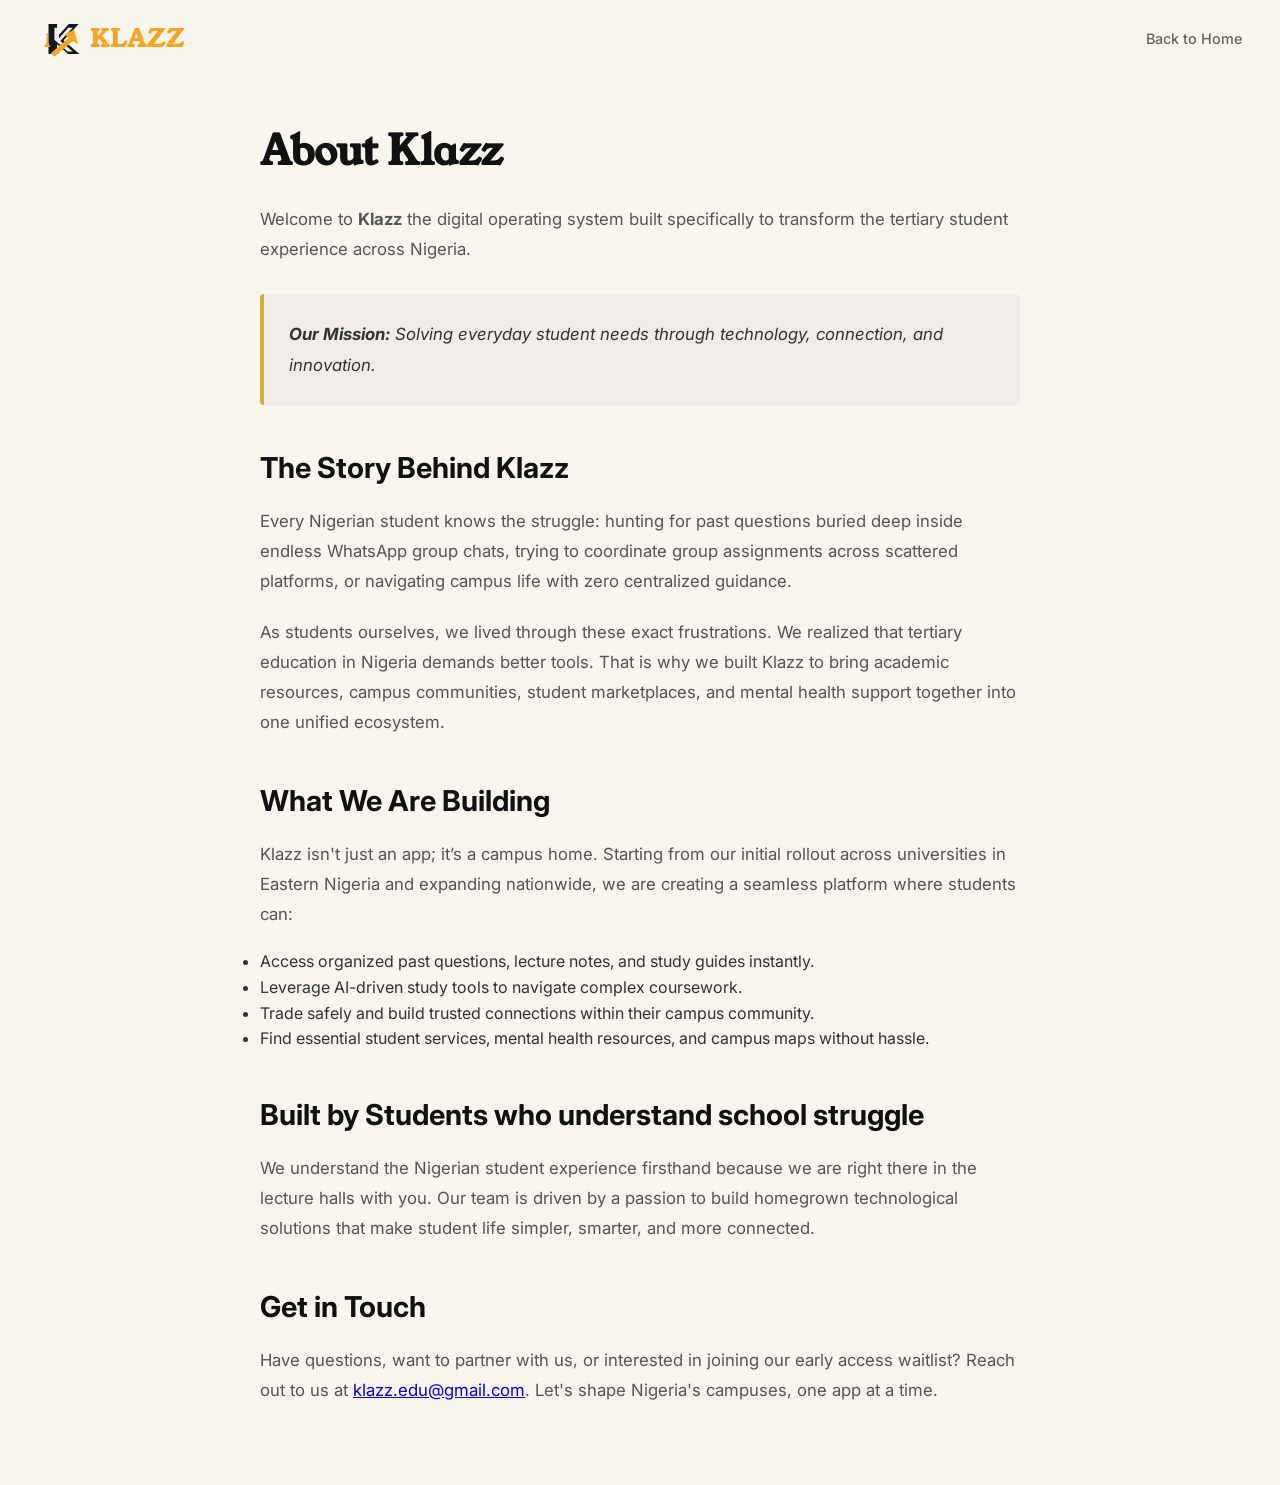
<file: about.html>
<!DOCTYPE html>
<html lang="en">
<head>
  <meta charset="UTF-8" />
  <meta name="viewport" content="width=device-width, initial-scale=1.0" />
  <title>About Us - Klazz</title>
  <link rel="preconnect" href="https://fonts.googleapis.com" />
  <link rel="preconnect" href="https://fonts.gstatic.com" crossorigin />
  <link href="https://fonts.googleapis.com/css2?family=Young+Serif&family=Inter:wght@300;400;500;600&display=swap" rel="stylesheet" />
  <link rel="stylesheet" href="styles.css" />
  <style>
    .about-container { max-width: 800px; margin: 120px auto 80px; padding: 0 20px; color: #333; }
    .about-container h1 { font-family: 'Young Serif', serif; font-size: 2.5rem; margin-bottom: 20px; color: #111; }
    .about-container h2 { font-size: 1.8rem; margin-top: 40px; margin-bottom: 15px; color: #111; }
    .about-container p { line-height: 1.8; margin-bottom: 20px; color: #555; font-size: 1.05rem; }
    .mission-box { background: rgba(0, 0, 0, 0.03); border-left: 4px solid var(--accent-color, #d4af37); padding: 25px; margin: 30px 0; border-radius: 4px; }
    .mission-box p { margin: 0; font-style: italic; color: #333; }
  </style>
</head>
<body>

  <!-- NAVBAR -->
  <nav id="navbar">
    <div class="container nav-inner">
      <a href="index.html" class="nav-logo" aria-label="KLAZZ home">
        <svg class="logo-mark" viewBox="0 0 64 64" role="img" aria-hidden="true" focusable="false">
          <path class="logo-dark" d="M16 9h13v20L47 9h15L39 34l24 21H46L29 40v15H16V9Z" />
          <path class="logo-white" d="M25 15h7v16l14-16h7L34 35l19 16h-8L25 33V15Z" opacity="0.92" />
          <path class="logo-gold" d="M55 18 61 40l-8-5-28 24-6-5 28-24-7-5 15-7Z" />
          <path class="logo-gold" d="M13 23h2v17h-2V23Zm-4 21 5-9 5 9H9Z" />
        </svg>
        <span class="logo-word">KLAZZ</span>
      </a>
      <ul class="nav-links">
        <li><a href="index.html">Back to Home</a></li>
      </ul>
    </div>
  </nav>

  <!-- CONTENT -->
  <div class="about-container">
    <h1>About Klazz</h1>
    <p>Welcome to <strong>Klazz</strong> the digital operating system built specifically to transform the tertiary student experience across Nigeria.</p>

    <div class="mission-box">
      <p><strong>Our Mission:</strong> Solving everyday student needs through technology, connection, and innovation.</p>
    </div>

    <h2>The Story Behind Klazz</h2>
    <p>Every Nigerian student knows the struggle: hunting for past questions buried deep inside endless WhatsApp group chats, trying to coordinate group assignments across scattered platforms, or navigating campus life with zero centralized guidance.</p>
    <p>As students ourselves, we lived through these exact frustrations. We realized that tertiary education in Nigeria demands better tools. That is why we built Klazz to bring academic resources, campus communities, student marketplaces, and mental health support together into one unified ecosystem.</p>

    <h2>What We Are Building</h2>
    <p>Klazz isn't just an app; it’s a campus home. Starting from our initial rollout across universities in Eastern Nigeria and expanding nationwide, we are creating a seamless platform where students can:</p>
    <ul>
      <li>Access organized past questions, lecture notes, and study guides instantly.</li>
      <li>Leverage AI-driven study tools to navigate complex coursework.</li>
      <li>Trade safely and build trusted connections within their campus community.</li>
      <li>Find essential student services, mental health resources, and campus maps without hassle.</li>
    </ul>

    <h2>Built by Students who understand school struggle</h2>
    <p>We understand the Nigerian student experience firsthand because we are right there in the lecture halls with you. Our team is driven by a passion to build homegrown technological solutions that make student life simpler, smarter, and more connected.</p>

    <h2>Get in Touch</h2>
    <p>Have questions, want to partner with us, or interested in joining our early access waitlist? Reach out to us at <a href="mailto:klazz.edu@gmail.com">klazz.edu@gmail.com</a>. Let's shape Nigeria's campuses, one app at a time.</p>
  </div>

</body>
</html>
</file>
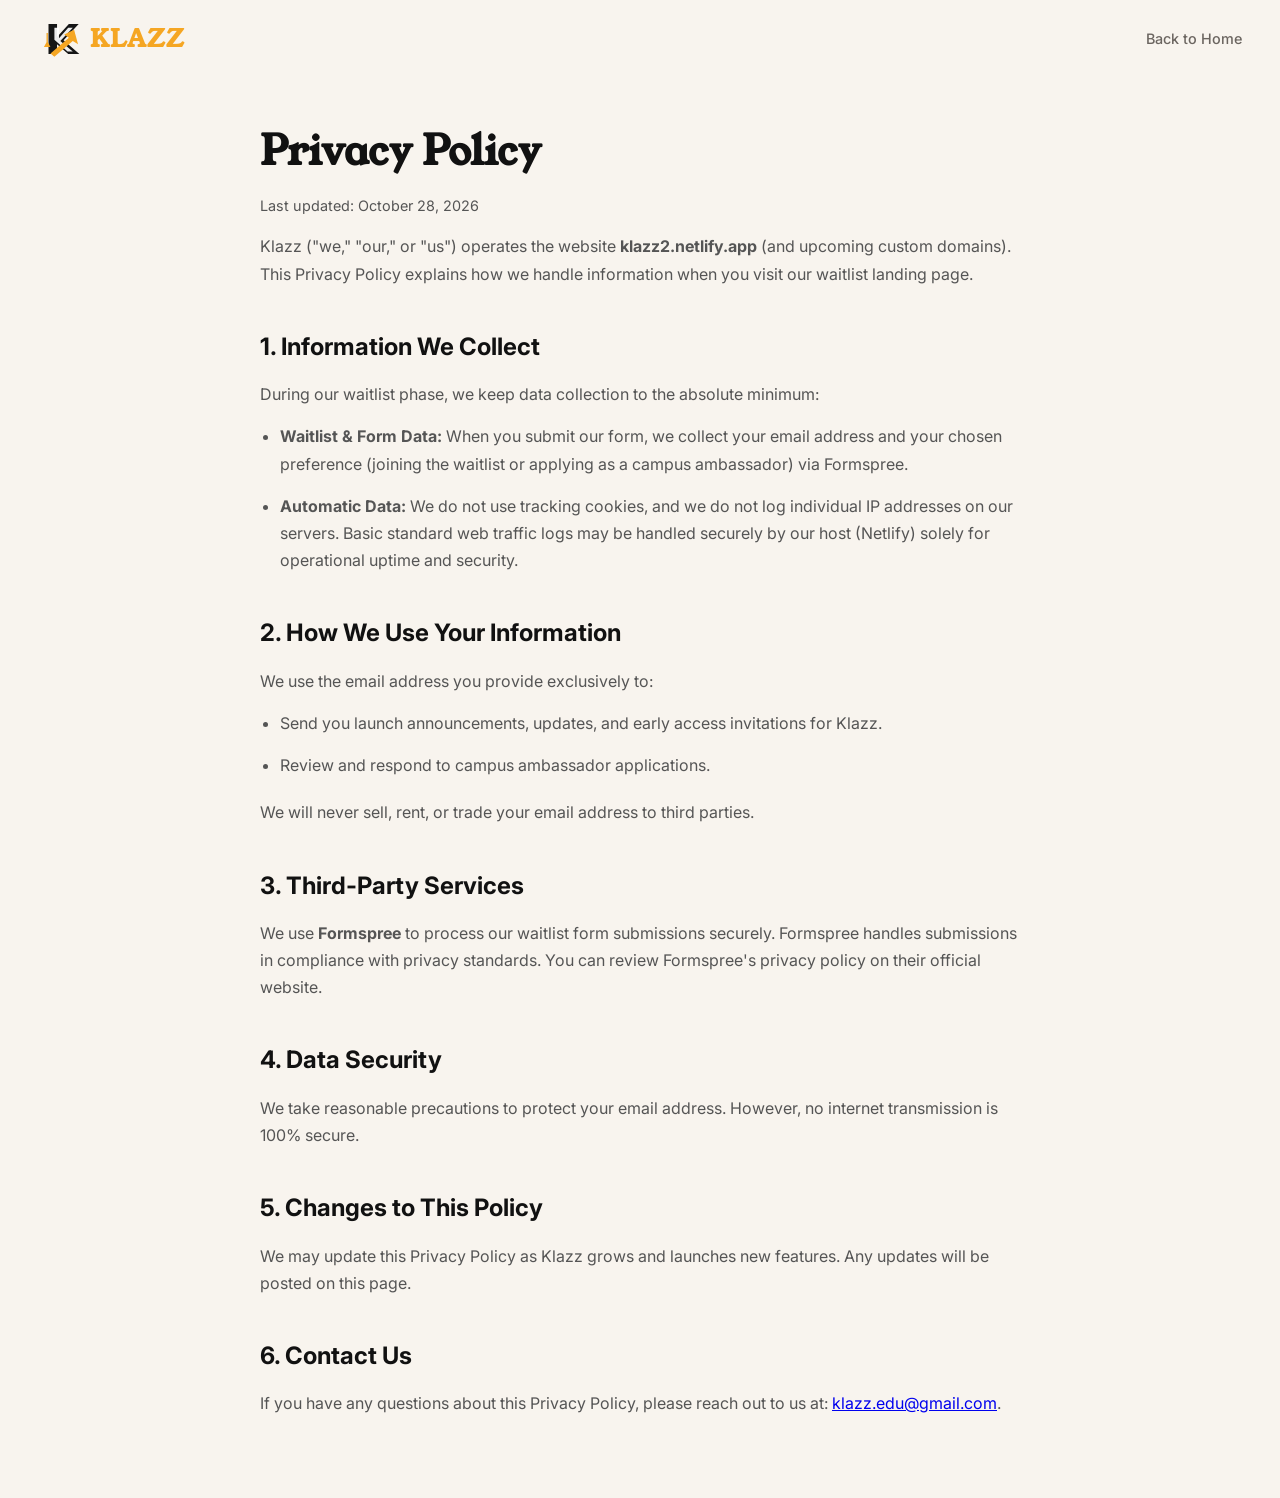
<file: privacy.html>
<!DOCTYPE html>
<html lang="en">
<head>
  <meta charset="UTF-8" />
  <meta name="viewport" content="width=device-width, initial-scale=1.0" />
  <title>Privacy Policy - Klazz</title>
  <link rel="preconnect" href="https://fonts.googleapis.com" />
  <link rel="preconnect" href="https://fonts.gstatic.com" crossorigin />
  <link href="https://fonts.googleapis.com/css2?family=Young+Serif&family=Inter:wght@300;400;500;600&display=swap" rel="stylesheet" />
  <link rel="stylesheet" href="styles.css" />
  <style>
    .legal-container { max-width: 800px; margin: 120px auto 80px; padding: 0 20px; color: #333; }
    .legal-container h1 { font-family: 'Young Serif', serif; font-size: 2.5rem; margin-bottom: 10px; color: #111; }
    .legal-container h2 { font-size: 1.5rem; margin-top: 40px; margin-bottom: 15px; color: #111; }
    .legal-container p, .legal-container li { line-height: 1.7; margin-bottom: 15px; color: #555; }
    .legal-container ul { margin-bottom: 20px; padding-left: 20px; }
    .last-updated { font-size: 0.9rem; color: #777; margin-bottom: 40px; }
  </style>
</head>
<body>
    
<nav id="navbar">
    <div class="container nav-inner">
      <a href="index.html" class="nav-logo" aria-label="KLAZZ home">
        <svg class="logo-mark" viewBox="0 0 64 64" role="img" aria-hidden="true" focusable="false">
          <path class="logo-dark" d="M16 9h13v20L47 9h15L39 34l24 21H46L29 40v15H16V9Z" />
          <path class="logo-white" d="M25 15h7v16l14-16h7L34 35l19 16h-8L25 33V15Z" opacity="0.92" />
          <path class="logo-gold" d="M55 18 61 40l-8-5-28 24-6-5 28-24-7-5 15-7Z" />
          <path class="logo-gold" d="M13 23h2v17h-2V23Zm-4 21 5-9 5 9H9Z" />
        </svg>
        <span class="logo-word">KLAZZ</span>
      </a>
      <ul class="nav-links">
        <li><a href="index.html">Back to Home</a></li>
      </ul>
    </div>
  </nav>

  <div class="legal-container">
    <h1>Privacy Policy</h1>
    <p class="last-updated">Last updated: October 28, 2026</p>

    <p>Klazz ("we," "our," or "us") operates the website <strong>klazz2.netlify.app</strong> (and upcoming custom domains). This Privacy Policy explains how we handle information when you visit our waitlist landing page.</p>

    <h2>1. Information We Collect</h2>
    <p>During our waitlist phase, we keep data collection to the absolute minimum:</p>
    <ul>
      <li><strong>Waitlist & Form Data:</strong> When you submit our form, we collect your email address and your chosen preference (joining the waitlist or applying as a campus ambassador) via Formspree.</li>
      <li><strong>Automatic Data:</strong> We do not use tracking cookies, and we do not log individual IP addresses on our servers. Basic standard web traffic logs may be handled securely by our host (Netlify) solely for operational uptime and security.</li>
    </ul>

    <h2>2. How We Use Your Information</h2>
    <p>We use the email address you provide exclusively to:</p>
    <ul>
      <li>Send you launch announcements, updates, and early access invitations for Klazz.</li>
      <li>Review and respond to campus ambassador applications.</li>
    </ul>
    <p>We will never sell, rent, or trade your email address to third parties.</p>

    <h2>3. Third-Party Services</h2>
    <p>We use <strong>Formspree</strong> to process our waitlist form submissions securely. Formspree handles submissions in compliance with privacy standards. You can review Formspree's privacy policy on their official website.</p>

    <h2>4. Data Security</h2>
    <p>We take reasonable precautions to protect your email address. However, no internet transmission is 100% secure.</p>

    <h2>5. Changes to This Policy</h2>
    <p>We may update this Privacy Policy as Klazz grows and launches new features. Any updates will be posted on this page.</p>

    <h2>6. Contact Us</h2>
    <p>If you have any questions about this Privacy Policy, please reach out to us at: <a href="mailto:klazz.edu@gmail.com">klazz.edu@gmail.com</a>.</p>
  </div>

</body>
</html>
</file>
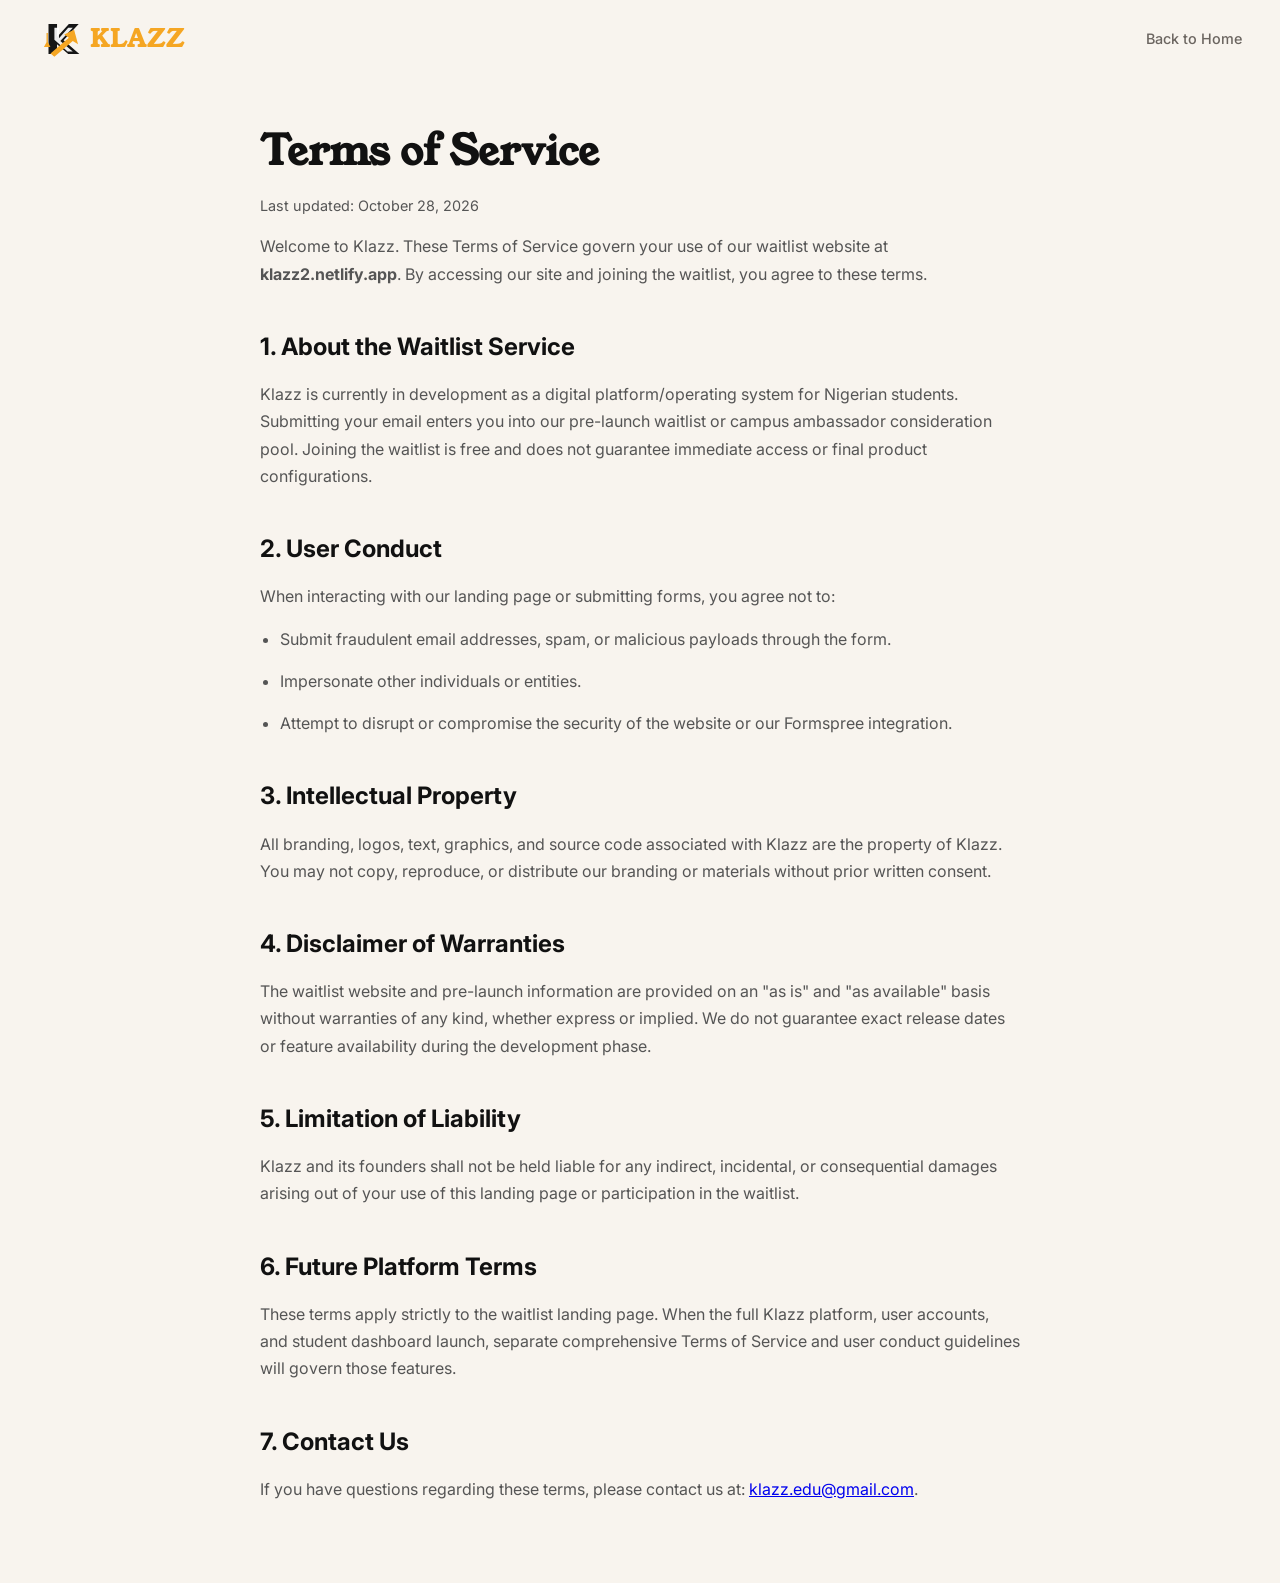
<file: terms.html>
<!DOCTYPE html>
<html lang="en">
<head>
  <meta charset="UTF-8" />
  <meta name="viewport" content="width=device-width, initial-scale=1.0" />
  <title>Terms of Service - Klazz</title>
  <link rel="preconnect" href="https://fonts.googleapis.com" />
  <link rel="preconnect" href="https://fonts.gstatic.com" crossorigin />
  <link href="https://fonts.googleapis.com/css2?family=Young+Serif&family=Inter:wght@300;400;500;600&display=swap" rel="stylesheet" />
  <link rel="stylesheet" href="styles.css" />
  <style>
    .legal-container { max-width: 800px; margin: 120px auto 80px; padding: 0 20px; color: #333; }
    .legal-container h1 { font-family: 'Young Serif', serif; font-size: 2.5rem; margin-bottom: 10px; color: #111; }
    .legal-container h2 { font-size: 1.5rem; margin-top: 40px; margin-bottom: 15px; color: #111; }
    .legal-container p, .legal-container li { line-height: 1.7; margin-bottom: 15px; color: #555; }
    .legal-container ul { margin-bottom: 20px; padding-left: 20px; }
    .last-updated { font-size: 0.9rem; color: #777; margin-bottom: 40px; }
  </style>
</head>
<body>

  <nav id="navbar">
    <div class="container nav-inner">
      <a href="index.html" class="nav-logo" aria-label="KLAZZ home">
        <svg class="logo-mark" viewBox="0 0 64 64" role="img" aria-hidden="true" focusable="false">
          <path class="logo-dark" d="M16 9h13v20L47 9h15L39 34l24 21H46L29 40v15H16V9Z" />
          <path class="logo-white" d="M25 15h7v16l14-16h7L34 35l19 16h-8L25 33V15Z" opacity="0.92" />
          <path class="logo-gold" d="M55 18 61 40l-8-5-28 24-6-5 28-24-7-5 15-7Z" />
          <path class="logo-gold" d="M13 23h2v17h-2V23Zm-4 21 5-9 5 9H9Z" />
        </svg>
        <span class="logo-word">KLAZZ</span>
      </a>
      <ul class="nav-links">
        <li><a href="index.html">Back to Home</a></li>
      </ul>
    </div>
  </nav>

  <div class="legal-container">
    <h1>Terms of Service</h1>
    <p class="last-updated">Last updated: October 28, 2026</p>

    <p>Welcome to Klazz. These Terms of Service govern your use of our waitlist website at <strong>klazz2.netlify.app</strong>. By accessing our site and joining the waitlist, you agree to these terms.</p>

    <h2>1. About the Waitlist Service</h2>
    <p>Klazz is currently in development as a digital platform/operating system for Nigerian students. Submitting your email enters you into our pre-launch waitlist or campus ambassador consideration pool. Joining the waitlist is free and does not guarantee immediate access or final product configurations.</p>

    <h2>2. User Conduct</h2>
    <p>When interacting with our landing page or submitting forms, you agree not to:</p>
    <ul>
      <li>Submit fraudulent email addresses, spam, or malicious payloads through the form.</li>
      <li>Impersonate other individuals or entities.</li>
      <li>Attempt to disrupt or compromise the security of the website or our Formspree integration.</li>
    </ul>

    <h2>3. Intellectual Property</h2>
    <p>All branding, logos, text, graphics, and source code associated with Klazz are the property of Klazz. You may not copy, reproduce, or distribute our branding or materials without prior written consent.</p>

    <h2>4. Disclaimer of Warranties</h2>
    <p>The waitlist website and pre-launch information are provided on an "as is" and "as available" basis without warranties of any kind, whether express or implied. We do not guarantee exact release dates or feature availability during the development phase.</p>

    <h2>5. Limitation of Liability</h2>
    <p>Klazz and its founders shall not be held liable for any indirect, incidental, or consequential damages arising out of your use of this landing page or participation in the waitlist.</p>

    <h2>6. Future Platform Terms</h2>
    <p>These terms apply strictly to the waitlist landing page. When the full Klazz platform, user accounts, and student dashboard launch, separate comprehensive Terms of Service and user conduct guidelines will govern those features.</p>

    <h2>7. Contact Us</h2>
    <p>If you have questions regarding these terms, please contact us at: <a href="mailto:klazz.edu@gmail.com">klazz.edu@gmail.com</a>.</p>
  </div>

</body>
</html>
</file>
<file: styles.css>
*, *::before, *::after { box-sizing: border-box; margin: 0; padding: 0; }

:root {
  --bg:        #F8F4EE;
  --bg-card:   #FFFFFF;
  --bg-card2:  #F1ECE3;
  --accent:    #8F275B;
  --accent-dim: #6F1D47;
  --gold:      #F5A623;
  --gold-dim:  #c47f0f;
  --white:     #ffffff;
  --text:      #242424;
  --muted:     #6B6560;
  --border:    rgba(143,39,91,0.16);
  --ff-display: 'Young Serif', serif;
  --ff-body:    'Inter', sans-serif;
}

html { 
  scroll-behavior: smooth; 
  overflow-x: hidden; 
  max-width: 100%;
}

body {
  background: var(--bg);
  color: var(--text);
  font-family: var(--ff-body);
  font-size: 16px;
  line-height: 1.6;
  overflow-x: hidden;
  max-width: 100%;
}

::-webkit-scrollbar { width: 6px; }
::-webkit-scrollbar-track { background: var(--bg); }
::-webkit-scrollbar-thumb { background: var(--accent-dim); border-radius: 3px; }

.container { width: 100%; max-width: 100% !important; margin: 0 auto; padding: 0 4vw; }
.gold { color: var(--accent); }
.section-label {
  font-family: var(--ff-display);
  font-size: 11px;
  font-weight: 600;
  letter-spacing: 3px;
  text-transform: uppercase;
  color: var(--accent);
  margin-bottom: 12px;
}
.section-title {
  font-family: var(--ff-display);
  font-size: clamp(1.55rem, 2.6vw, 2.25rem);
  font-weight: 800;
  line-height: 1.2;
  margin-bottom: 16px;
}
.section-sub {
  color: var(--muted);
  max-width: 560px;
  font-size: 1.05rem;
}

nav {
  position: fixed;
  top: 0; left: 0; right: 0;
  z-index: 100;
  padding: 18px 0;
  transition: background 0.3s, backdrop-filter 0.3s;
}
nav.scrolled {
  background: rgba(248,244,238,0.92);
  backdrop-filter: blur(12px);
  border-bottom: 1px solid var(--border);
}
.nav-inner {
  display: flex;
  align-items: center;
  justify-content: space-between;
  width: 100%;
  max-width: 100%;
  padding: 0 3vw;
}
.nav-logo {
  display: inline-flex;
  align-items: center;
  gap: 10px;
  font-family: var(--ff-display);
  font-size: 1.5rem;
  font-weight: 800;
  color: var(--gold);
  text-decoration: none;
  letter-spacing: 1px;
}
.logo-mark {
  width: 42px;
  height: 42px;
  flex-shrink: 0;
}
.logo-mark .logo-dark { fill: #151515; }
.logo-mark .logo-gold { fill: var(--gold); }
.logo-mark .logo-white { fill: #FFFFFF; }
.logo-word { line-height: 1; }

.nav-links {
  display: flex;
  justify-content: center;
  gap: 32px;
  list-style: none;
}
.nav-links a {
  color: var(--muted);
  text-decoration: none;
  font-size: 0.9rem;
  font-weight: 500;
  transition: color 0.2s;
}
.nav-links a:hover { color: var(--text); }

.nav-cta {
  background: var(--accent);
  color: #fff !important;
  padding: 9px 22px;
  border-radius: 50px;
  font-weight: 600 !important;
  font-size: 0.88rem !important;
  transition: background 0.2s, transform 0.2s !important;
}
.nav-cta:hover { background: var(--accent-dim) !important; transform: translateY(-1px); }

.hamburger {
  display: none;
  flex-direction: column;
  gap: 5px;
  cursor: pointer;
  background: none;
  border: none;
  padding: 4px;
}
.hamburger span {
  display: block;
  width: 24px;
  height: 2px;
  background: var(--text);
  border-radius: 2px;
  transition: all 0.3s;
}

#hero {
  min-height: 100vh;
  min-height: 100dvh;
  display: flex;
  align-items: center;
  position: relative;
  overflow: hidden;
  padding: 140px 4vw 60px;
  background-color: #F8F4EE;
  background-image: url('images/hero-banner.jpg');
  background-size: cover;
  background-position: right center;
  background-repeat: no-repeat;
}

#hero::after {
  content: '';
  position: absolute;
  top: 0; left: 0; right: 0; bottom: 0;
  background-color: rgba(248, 244, 238, 0.82);
  z-index: 1;
}

.orb, .orb-ring { display: none !important; }

.hero-content {
  position: relative;
  z-index: 2;
  width: 100%;
  max-width: 100%;
  margin: 0;
  text-align: left;
  padding-top: 20px;
  padding-left: 4vw;
}

.hero-title {
  font-family: var(--ff-display);
  font-size: clamp(2.1rem, 3.2vw, 3rem);
  font-weight: 400;
  line-height: 1.15;
  margin-bottom: 24px;
}
.hero-title em {
  font-style: normal;
  color: var(--accent);
}
.hero-sub {
  color: var(--muted);
  font-size: 1.05rem;
  line-height: 1.6;
  margin: 32px 0 36px 0;
  max-width: 600px;
}
.hero-actions {
  display: flex;
  align-items: center;
  justify-content: flex-start;
  gap: 16px;
  flex-wrap: wrap;
}
.btn-primary {
  background: var(--accent);
  color: #fff;
  padding: 14px 32px;
  border-radius: 50px;
  font-weight: 700;
  font-size: 0.95rem;
  text-decoration: none;
  transition: background 0.2s, transform 0.2s, box-shadow 0.2s;
  font-family: var(--ff-display);
  letter-spacing: 0.3px;
}
.btn-primary:hover {
  background: var(--accent-dim);
  transform: translateY(-2px);
  box-shadow: 0 8px 30px rgba(143,39,91,0.3);
}
.btn-secondary {
  color: var(--text);
  padding: 14px 32px;
  border-radius: 50px;
  font-weight: 600;
  font-size: 0.95rem;
  text-decoration: none;
  border: 1px solid rgba(36,36,36,0.18);
  transition: border-color 0.2s, background 0.2s;
}
.btn-secondary:hover {
  border-color: var(--accent);
  background: rgba(143,39,91,0.05);
}

.hero-stats {
  display: flex;
  justify-content: flex-start;
  align-items: flex-start;
  gap: 48px;
  margin: 48px 0 0 0;
  padding-top: 36px;
  border-top: 1px solid var(--border);
  max-width: 700px;
}
.stat-item { text-align: left; }
.stat-number {
  font-family: var(--ff-display);
  font-size: 2rem;
  font-weight: 800;
  color: var(--accent);
  line-height: 1;
}
.stat-label {
  font-size: 0.82rem;
  color: var(--muted);
  margin-top: 4px;
}

section { padding: 96px 4vw; }
section:nth-child(even) { background: var(--bg-card); }

#problem .problem-grid {
  display: flex;
  justify-content: center;
  align-items: center;
  gap: 0px;
  margin-top: 80px;
  min-height: 380px;
  perspective: 1200px;
}
.problem-card {
  background: var(--bg-card2);
  border: 1px solid var(--border);
  border-radius: 16px;
  padding: 32px 24px;
  width: 320px;
  box-shadow: 0 10px 30px rgba(0,0,0,0.06);
  transition: transform 0.6s cubic-bezier(0.16, 1, 0.3, 1), box-shadow 0.6s ease, z-index 0.6s;
  position: relative;
  transform-origin: bottom center;
}
.problem-card:nth-child(1) { transform: translateY(20px) rotate(-12deg) scale(0.95); z-index: 1; }
.problem-card:nth-child(2) { transform: translateY(0px) rotate(0deg) scale(1); z-index: 2; }
.problem-card:nth-child(3) { transform: translateY(20px) rotate(12deg) scale(0.95); z-index: 1; }

.problem-card:hover {
  transform: translateY(-24px) rotate(0deg) scale(1.08) !important;
  z-index: 10 !important;
  box-shadow: 0 24px 60px rgba(143,39,91,0.22);
  border-color: var(--accent);
  background: var(--bg-card);
}
.problem-icon {
  color: var(--accent);
  margin-bottom: 16px;
}
.problem-icon svg { width: 32px; height: 32px; stroke-width: 1.7; }
.problem-card h3 {
  font-family: var(--ff-display);
  font-size: 1.1rem;
  font-weight: 700;
  margin-bottom: 12px;
  color: var(--accent);
}
.problem-card p {
  color: var(--muted);
  font-size: 0.92rem;
  line-height: 1.65;
}

#solution .pillars {
  display: grid;
  grid-template-columns: repeat(3, 1fr);
  gap: 28px;
  margin-top: 56px;
}
.pillar {
  background: var(--bg);
  border: 1px solid var(--border);
  border-radius: 20px;
  padding: 36px 28px;
  position: relative;
  overflow: hidden;
  transition: transform 0.25s, border-color 0.25s;
  opacity: 0;
  will-change: transform, opacity;
}
.pillar:nth-child(1) { transform: translateY(60px); }
.pillar:nth-child(2) { transform: translateX(80px); }
.pillar:nth-child(3) { transform: translateY(-60px); }

.pillar.sol-animated {
  opacity: 1;
  transform: translate(0, 0);
  transition: transform 1.5s cubic-bezier(0.16, 1, 0.3, 1), opacity 1.5s ease, border-color 0.25s;
}

.pillar::before {
  content: '';
  position: absolute;
  top: 0; left: 0; right: 0;
  height: 3px;
  background: var(--accent);
  transform: scaleX(0);
  transform-origin: left;
  transition: transform 0.3s;
}
.pillar:hover { transform: translateY(-6px); border-color: rgba(143,39,91,0.35); }
.pillar:hover::before { transform: scaleX(1); }
.pillar-icon {
  width: 52px; height: 52px;
  border-radius: 14px;
  background: rgba(143,39,91,0.1);
  display: flex; align-items: center; justify-content: center;
  margin-bottom: 20px;
}
.pillar-icon svg { width: 25px; height: 25px; color: var(--accent); stroke-width: 1.8; }
.pillar h3 {
  font-family: var(--ff-display);
  font-size: 1.2rem;
  font-weight: 700;
  margin-bottom: 14px;
}
.pillar ul {
  list-style: none;
  display: flex;
  flex-direction: column;
  gap: 10px;
}
.pillar ul li {
  color: var(--muted);
  font-size: 0.9rem;
  display: flex;
  align-items: flex-start;
  gap: 10px;
}
.pillar ul li::before {
  content: '→';
  color: var(--accent);
  flex-shrink: 0;
  margin-top: 1px;
}

#how .steps {
  display: grid;
  grid-template-columns: repeat(3, 1fr);
  gap: 24px;
  margin-top: 56px;
  counter-reset: steps;
}
.step-card {
  background: var(--bg-card2);
  border: 1px solid var(--border);
  border-radius: 16px;
  padding: 32px 28px;
  position: relative;
  min-height: 230px;
  transition: border-color 0.2s, transform 0.2s;
  opacity: 0;
  transform: translateX(60px);
  will-change: transform, opacity;
}
.step-card.how-animated {
  opacity: 1;
  transform: translateX(0);
  transition: transform 1.5s cubic-bezier(0.16, 1, 0.3, 1), opacity 1.5s ease;
}
.step-card:hover {
  border-color: rgba(143,39,91,0.4);
  transform: translateY(-4px) !important;
}
.step-number {
  width: 42px;
  height: 42px;
  border-radius: 50%;
  background: var(--accent);
  color: #fff;
  display: flex;
  align-items: center;
  justify-content: center;
  font-family: var(--ff-display);
  font-weight: 800;
  margin-bottom: 22px;
}
.step-card h3 {
  font-family: var(--ff-display);
  font-size: 1.15rem;
  margin-bottom: 12px;
}
.step-card p {
  color: var(--muted);
  font-size: 0.92rem;
  line-height: 1.65;
}

.phone-preview {
  transform-style: preserve-3d;
  will-change: transform;
  opacity: 0;
  transform: translateX(-60px);
  transition: transform 1.5s cubic-bezier(0.16, 1, 0.3, 1), opacity 1.5s ease;
}
.phone-preview.prod-animated {
  opacity: 1;
  transform: translateX(0);
}

.preview-item {
  display: flex;
  gap: 16px;
  align-items: flex-start;
  padding: 22px;
  border: 1px solid var(--border);
  border-radius: 16px;
  background: var(--bg);
  opacity: 0;
  transform: translateX(60px);
  transition: transform 1.5s cubic-bezier(0.16, 1, 0.3, 1), opacity 1.5s ease;
}
.preview-item.prod-item-animated {
  opacity: 1;
  transform: translateX(0);
}

@media (prefers-reduced-motion: no-preference) {
  .phone-module {
    animation: modulePulse 8s ease-in-out infinite;
  }
  .phone-module:nth-child(1) { animation-delay: 0s; }
  .phone-module:nth-child(2) { animation-delay: 2s; }
  .phone-module:nth-child(3) { animation-delay: 4s; }
  .phone-module:nth-child(4) { animation-delay: 6s; }
}
@keyframes modulePulse {
  0%, 20%, 100% {
    border-color: rgba(143,39,91,0.16);
    box-shadow: none;
  }
  6%, 14% {
    border-color: var(--accent);
    box-shadow: 0 6px 18px rgba(143,39,91,0.25);
  }
}
#product .product-grid {
  display: grid;
  grid-template-columns: 0.85fr 1.15fr;
  gap: 56px;
  align-items: center;
  margin-top: 56px;
}
.phone-preview {
  width: min(100%, 330px);
  aspect-ratio: 9 / 18;
  margin: 0 auto;
  border-radius: 36px;
  border: 1px solid rgba(255,255,255,0.16);
  background: #050505;
  padding: 14px;
  box-shadow: 0 24px 70px rgba(0,0,0,0.45), 0 0 44px rgba(143,39,91,0.12);
}
.phone-screen {
  height: 100%;
  border-radius: 26px;
  border: 1px solid var(--border);
  background: var(--bg);
  padding: 22px 18px;
  overflow: hidden;
  display: flex;
  flex-direction: column;
  gap: 18px;
  color: var(--text);
}
.phone-top {
  display: flex;
  justify-content: space-between;
  align-items: center;
  font-family: var(--ff-display);
  font-size: 0.82rem;
  color: var(--accent);
  letter-spacing: 1px;
}
.phone-pill {
  width: 72px;
  height: 8px;
  border-radius: 50px;
  background: rgba(143,39,91,0.18);
}
.phone-greeting {
  font-family: var(--ff-display);
  font-size: 1.45rem;
  font-weight: 800;
  line-height: 1.1;
  color: var(--text);
}
.phone-search {
  border: 1px solid var(--border);
  border-radius: 50px;
  color: var(--muted);
  font-size: 0.78rem;
  padding: 10px 14px;
  background: var(--bg-card);
}
.phone-modules {
  display: grid;
  grid-template-columns: repeat(2, 1fr);
  gap: 10px;
}
.phone-module {
  border: 1px solid rgba(143,39,91,0.16);
  background: rgba(143,39,91,0.06);
  border-radius: 14px;
  padding: 14px 12px;
  min-height: 92px;
  display: flex;
  flex-direction: column;
  justify-content: space-between;
}
.phone-module span { color: var(--accent); }
.phone-module span svg { width: 22px; height: 22px; stroke-width: 1.8; }
.phone-module strong {
  font-size: 0.76rem;
  line-height: 1.3;
}
.phone-feed {
  margin-top: auto;
  border: 1px solid var(--border);
  border-radius: 16px;
  padding: 14px;
  background: var(--bg-card);
}
.phone-feed small {
  color: var(--accent);
  font-weight: 700;
}
.phone-feed p {
  color: var(--muted);
  font-size: 0.76rem;
  line-height: 1.5;
  margin-top: 6px;
}
.preview-list {
  display: grid;
  gap: 16px;
}
.preview-icon {
  width: 42px;
  height: 42px;
  border-radius: 12px;
  background: rgba(143,39,91,0.1);
  display: flex;
  align-items: center;
  justify-content: center;
  flex-shrink: 0;
}
.preview-icon svg { width: 21px; height: 21px; color: var(--accent); stroke-width: 1.8; }
.preview-item h3 {
  font-family: var(--ff-display);
  font-size: 1rem;
  margin-bottom: 6px;
}
.preview-item p {
  color: var(--muted);
  font-size: 0.88rem;
  line-height: 1.6;
}

#features .features-list {
  display: grid;
  grid-template-columns: repeat(2, 1fr);
  gap: 20px;
  margin-top: 56px;
}
.feature-item {
  background: var(--bg-card2);
  border-radius: 16px;
  border: 1px solid var(--border);
  padding: 28px 28px;
  display: flex;
  gap: 20px;
  align-items: flex-start;
  transition: border-color 0.2s;
  opacity: 0;
  will-change: transform, opacity;
}
.feature-item:nth-child(odd) { transform: translateX(-50px); }
.feature-item:nth-child(even) { transform: translateX(50px); }

.feature-item.feat-animated {
  opacity: 1;
  transform: translateX(0);
  transition: transform 1.5s cubic-bezier(0.16, 1, 0.3, 1), opacity 1.5s ease;
}
.feature-item:hover { border-color: rgba(143,39,91,0.4); }
.feature-icon {
  color: var(--accent);
  flex-shrink: 0;
  margin-top: 2px;
}
.feature-icon svg { width: 26px; height: 26px; stroke-width: 1.8; }
.feature-item h4 {
  font-family: var(--ff-display);
  font-size: 1rem;
  font-weight: 700;
  margin-bottom: 6px;
}
.feature-item p {
  color: var(--muted);
  font-size: 0.88rem;
  line-height: 1.6;
}

#pricing .plans {
  display: grid;
  grid-template-columns: repeat(3, 1fr);
  gap: 24px;
  margin-top: 56px;
  align-items: start;
}
.plan-card {
  background: var(--bg-card2);
  border: 1px solid var(--border);
  border-radius: 20px;
  padding: 36px 28px;
  position: relative;
  transition: transform 0.2s;
  opacity: 0;
  transform: translateY(60px);
  will-change: transform, opacity;
}
.plan-card.plan-animated {
  opacity: 1;
  transform: translateY(0);
  transition: transform 1.5s cubic-bezier(0.16, 1, 0.3, 1), opacity 1.5s ease;
}
.plan-card:hover { transform: translateY(-4px); }
.plan-card.featured {
  border-color: var(--accent);
  background: linear-gradient(160deg, rgba(143,39,91,0.06) 0%, var(--bg-card2) 100%);
}
.plan-name {
  font-family: var(--ff-display);
  font-size: 1rem;
  font-weight: 700;
  color: var(--muted);
  text-transform: uppercase;
  letter-spacing: 1px;
  margin-bottom: 12px;
}
.plan-price {
  font-family: var(--ff-display);
  font-size: 2.4rem;
  font-weight: 800;
  color: var(--text);
  line-height: 1;
  margin-bottom: 4px;
}
.plan-price span {
  font-size: 1rem;
  color: var(--muted);
  font-weight: 400;
}
.plan-note {
  font-size: 0.8rem;
  color: var(--muted);
  margin-bottom: 28px;
}
.plan-divider {
  border: none;
  border-top: 1px solid var(--border);
  margin-bottom: 24px;
}
.plan-features {
  list-style: none;
  display: flex;
  flex-direction: column;
  gap: 12px;
  margin-bottom: 32px;
}
.plan-features li {
  font-size: 0.88rem;
  color: var(--muted);
  display: flex;
  gap: 10px;
  align-items: flex-start;
}
.plan-features li .check {
  color: var(--accent);
  flex-shrink: 0;
  font-weight: 700;
}
.plan-btn {
  display: block;
  text-align: center;
  padding: 12px;
  border-radius: 50px;
  font-weight: 600;
  font-size: 0.9rem;
  text-decoration: none;
  transition: all 0.2s;
  font-family: var(--ff-display);
}
.plan-btn-outline {
  border: 1px solid var(--border);
  color: var(--text);
}
.plan-btn-outline:hover {
  border-color: var(--accent);
  color: var(--accent);
}
.plan-btn-filled {
  background: var(--accent);
  color: #fff;
}
.plan-btn-filled:hover {
  background: var(--accent-dim);
  box-shadow: 0 6px 20px rgba(143,39,91,0.3);
}

#market .market-grid {
  display: grid;
  grid-template-columns: 1fr 1fr;
  gap: 48px;
  align-items: center;
  margin-top: 56px;
}
.market-rings {
  position: relative;
  width: 100%;
  aspect-ratio: 1;
  max-width: 380px;
  margin: 0 auto;
}
.ring {
  position: absolute;
  border-radius: 50%;
  border: 1.5px solid var(--accent);
  top: 50%; left: 50%;
  transform: translate(-50%, -50%);
  display: flex;
  align-items: flex-end;
  justify-content: flex-end;
}
.market-rings::after {
  content: '';
  position: absolute;
  top: 50%; left: 50%;
  width: 50%; height: 50%;
  background: linear-gradient(135deg, rgba(143,39,91,0.35) 0%, transparent 70%);
  transform-origin: top left;
  border-radius: 100% 0 0 0;
  animation: radarBeam 4s linear infinite;
  pointer-events: none;
}
@keyframes radarBeam {
  0% { transform: rotate(0deg); }
  100% { transform: rotate(360deg); }
}

.ring-label {
  font-size: 0.72rem;
  color: var(--accent);
  font-family: var(--ff-display);
  font-weight: 600;
  white-space: nowrap;
  padding: 4px 8px;
  background: var(--bg-card);
  border-radius: 4px;
  transform: translate(8px, 8px);
}
.ring:nth-child(1) { width: 90%; height: 90%; border-color: rgba(143,39,91,0.2); }
.ring:nth-child(2) { width: 65%; height: 65%; border-color: rgba(143,39,91,0.45); }
.ring:nth-child(3) { width: 38%; height: 38%; border-color: var(--accent); }

.market-stats {
  display: flex;
  flex-direction: column;
  gap: 28px;
}
.mstat {
  padding: 24px;
  background: var(--bg);
  border: 1px solid var(--border);
  border-radius: 14px;
  opacity: 0;
  transform: translateX(60px);
  transition: transform 1.5s cubic-bezier(0.16, 1, 0.3, 1), opacity 1.5s ease;
}
.mstat.mstat-animated {
  opacity: 1;
  transform: translateX(0);
}
.mstat-number {
  font-family: var(--ff-display);
  font-size: 2rem;
  font-weight: 800;
  color: var(--accent);
}
.mstat-label {
  font-size: 0.85rem;
  color: var(--muted);
  margin-top: 4px;
}

#rollout .rollout-grid {
  display: grid;
  grid-template-columns: 1.1fr 0.9fr;
  gap: 28px;
  margin-top: 56px;
  align-items: stretch;
}
.rollout-panel,
.ambassador-panel {
  border: 1px solid var(--border);
  border-radius: 20px;
  background: var(--bg-card2);
  padding: 34px 30px;
  opacity: 0;
  will-change: transform, opacity;
  transition: transform 1.5s cubic-bezier(0.16, 1, 0.3, 1), opacity 1.5s ease;
}
.rollout-panel { transform: translateX(-60px); }
.ambassador-panel { transform: translateX(60px); }

.rollout-panel.roll-animated,
.ambassador-panel.roll-animated {
  opacity: 1;
  transform: translateX(0);
}

.school-list {
  display: grid;
  grid-template-columns: repeat(2, 1fr);
  gap: 12px;
  margin-top: 28px;
}
.school-chip {
  border: 1px solid rgba(143,39,91,0.16);
  border-radius: 50px;
  padding: 10px 14px;
  color: var(--muted);
  font-size: 0.86rem;
  background: var(--bg-card);
}
.rollout-panel h3,
.ambassador-panel h3 {
  font-family: var(--ff-display);
  font-size: 1.35rem;
  margin-bottom: 12px;
}
.rollout-panel p,
.ambassador-panel p {
  color: var(--muted);
  font-size: 0.92rem;
  line-height: 1.7;
}
.ambassador-panel {
  background: linear-gradient(160deg, rgba(143,39,91,0.08), var(--bg-card2) 58%);
  display: flex;
  flex-direction: column;
  justify-content: space-between;
  gap: 24px;
}
.ambassador-perks {
  list-style: none;
  display: grid;
  gap: 12px;
}
.ambassador-perks li {
  color: var(--muted);
  font-size: 0.9rem;
  display: flex;
  gap: 10px;
  align-items: flex-start;
}
.ambassador-perks li::before {
  content: '✓';
  color: var(--accent);
  font-weight: 800;
}
.ambassador-link {
  color: #fff;
  background: var(--accent);
  border-radius: 50px;
  padding: 12px 22px;
  font-family: var(--ff-display);
  font-weight: 700;
  text-decoration: none;
  width: fit-content;
  transition: transform 0.2s, background 0.2s;
}
.ambassador-link:hover {
  background: var(--accent-dim);
  transform: translateY(-1px);
}

#voices .voice-grid {
  display: grid;
  grid-template-columns: repeat(3, 1fr);
  gap: 22px;
  margin-top: 56px;
}
.voice-card {
  background: var(--bg);
  border: 1px solid var(--border);
  border-radius: 16px;
  padding: 30px 26px;
}
.voice-card blockquote {
  color: var(--text);
  font-family: var(--ff-display);
  font-size: 1rem;
  font-weight: 700;
  line-height: 1.55;
  margin-bottom: 20px;
}
.voice-card p {
  color: var(--muted);
  font-size: 0.82rem;
}

#team .team-grid {
  display: flex;
  gap: 32px;
  justify-content: center;
  margin-top: 56px;
  flex-wrap: wrap;
}
.team-card {
  background: var(--bg-card2);
  border: 1px solid var(--border);
  border-radius: 20px;
  padding: 36px 32px;
  text-align: center;
  width: 260px;
  transition: border-color 0.2s, transform 0.2s;
  opacity: 0;
  transform: translateY(50px);
  will-change: transform, opacity;
}
.team-card.team-animated {
  opacity: 1;
  transform: translateY(0);
  transition: transform 1.5s cubic-bezier(0.16, 1, 0.3, 1), opacity 1.5s ease;
}
.team-card:hover {
  border-color: rgba(143,39,91,0.4);
  transform: translateY(-4px) !important;
}
.team-avatar {
  width: 100px;
  height: 100px;
  border-radius: 50%;
  margin: 0 auto 20px;
  border: 2px solid var(--accent);
  overflow: hidden;
  background: var(--bg-card);
  display: flex;
  align-items: center;
  justify-content: center;
}
.team-avatar img {
  width: 100%;
  height: 100%;
  object-fit: cover;
  display: block;
}
.team-name {
  font-family: var(--ff-display);
  font-size: 1.1rem;
  font-weight: 700;
  margin-bottom: 4px;
}
.team-role {
  font-size: 0.82rem;
  color: var(--accent);
  font-weight: 600;
  text-transform: uppercase;
  letter-spacing: 1px;
}

#cta {
  text-align: center;
  padding: 112px 0;
  position: relative;
  overflow: hidden;
}
#cta::before {
  content: '';
  position: absolute;
  top: 50%; left: 50%;
  transform: translate(-50%, -50%);
  width: 600px; height: 300px;
  border-radius: 50%;
  background: radial-gradient(ellipse, rgba(143,39,91,0.08) 0%, transparent 70%);
  pointer-events: none;
}
#cta .section-title { margin-bottom: 16px; }
#cta .section-sub { margin: 0 auto 40px; text-align: center; }

.waitlist-form {
  display: flex;
  gap: 12px;
  max-width: 480px;
  margin: 0 auto 16px;
  flex-wrap: wrap;
  justify-content: center;
}
.waitlist-form input {
  flex: 1;
  min-width: 220px;
  background: var(--bg-card2);
  border: 1px solid var(--border);
  border-radius: 50px;
  padding: 14px 22px;
  color: var(--text);
  font-family: var(--ff-body);
  font-size: 0.92rem;
  outline: none;
  transition: border-color 0.2s;
}
.waitlist-form select {
  min-width: 220px;
  background: var(--bg-card2);
  border: 1px solid var(--border);
  border-radius: 50px;
  padding: 14px 38px 14px 22px;
  color: var(--text);
  font-family: var(--ff-body);
  font-size: 0.92rem;
  outline: none;
  cursor: pointer;
}
.waitlist-form select:focus { border-color: var(--accent); }
.waitlist-form select option { background: var(--bg-card2); }
.sr-only {
  position: absolute;
  width: 1px;
  height: 1px;
  padding: 0;
  margin: -1px;
  overflow: hidden;
  clip: rect(0, 0, 0, 0);
  white-space: nowrap;
  border: 0;
}
.waitlist-form input::placeholder { color: var(--muted); }
.waitlist-form input:focus { border-color: var(--accent); }
.waitlist-form button {
  background: var(--accent);
  color: #fff;
  border: none;
  border-radius: 50px;
  padding: 14px 28px;
  font-weight: 700;
  font-size: 0.92rem;
  cursor: pointer;
  font-family: var(--ff-display);
  transition: background 0.2s, transform 0.2s, box-shadow 0.2s;
  white-space: nowrap;
}
.waitlist-form button:hover {
  background: var(--accent-dim);
  transform: translateY(-1px);
  box-shadow: 0 6px 20px rgba(143,39,91,0.3);
}
.form-note {
  font-size: 0.8rem;
  color: var(--muted);
}
.form-success {
  display: none;
  color: var(--accent);
  font-family: var(--ff-display);
  font-weight: 600;
  font-size: 1rem;
  margin-top: 8px;
}

footer {
  background: var(--bg-card);
  border-top: 1px solid var(--border);
  padding-top: 56px;
}
.footer-top {
  display: grid;
  grid-template-columns: 1.6fr repeat(4, 1fr);
  gap: 36px;
  padding-bottom: 40px;
  border-bottom: 1px solid var(--border);
}
.footer-brand { padding-right: 16px; }
.footer-logo {
  display: inline-flex;
  align-items: center;
  gap: 10px;
  font-family: var(--ff-display);
  font-size: 1.3rem;
  font-weight: 800;
  color: var(--gold);
}
.footer-logo .logo-mark {
  width: 36px;
  height: 36px;
}
.footer-tagline {
  font-size: 0.85rem;
  color: var(--muted);
  line-height: 1.6;
  max-width: 30ch;
  margin: 14px 0 20px;
}
.social-row { display: flex; gap: 10px; }
.social-icon {
  width: 36px;
  height: 36px;
  display: inline-flex;
  align-items: center;
  justify-content: center;
  border-radius: 50%;
  background: var(--bg-card2);
  border: 1px solid var(--border);
  color: var(--muted);
  transition: color 0.2s, border-color 0.2s, transform 0.15s;
}
.social-icon:hover {
  color: var(--accent);
  border-color: var(--accent);
  transform: translateY(-2px);
}
.footer-col { display: flex; flex-direction: column; }
.footer-col h4 {
  font-family: var(--ff-display);
  font-size: 0.72rem;
  font-weight: 700;
  letter-spacing: 1px;
  text-transform: uppercase;
  color: var(--muted);
  margin-bottom: 16px;
}
.footer-col a {
  font-size: 0.88rem;
  color: var(--text);
  opacity: 0.75;
  text-decoration: none;
  margin-bottom: 12px;
}
.footer-col a:hover { opacity: 1; color: var(--accent); }
.footer-bottom {
  display: flex;
  align-items: center;
  justify-content: space-between;
  flex-wrap: wrap;
  gap: 12px;
  padding: 22px 24px;
}
.footer-copy { font-size: 0.8rem; color: var(--muted); }
.footer-tag { font-size: 0.8rem; color: var(--muted); }

@media (max-width: 900px) {
  /* Fix horizontal overflow by switching horizontal slide-ins to vertical on mobile */
  .pillar,
  .step-card,
  .phone-preview,
  .preview-item,
  .feature-item,
  .mstat,
  .rollout-panel,
  .ambassador-panel {
    transform: translateY(30px);
  }
  .pillar.sol-animated,
  .step-card.how-animated,
  .phone-preview.prod-animated,
  .preview-item.prod-item-animated,
  .feature-item.feat-animated,
  .mstat.mstat-animated,
  .rollout-panel.roll-animated,
  .ambassador-panel.roll-animated {
    transform: none;
  }
  .waitlist-form select { width: 100%; min-width: unset; }

  #problem .problem-grid {
    flex-direction: column;
    gap: 24px;
    min-height: unset;
  }
  .problem-card {
    transform: none !important;
    width: 100% !important;
    max-width: 400px;
  }
  #solution .pillars,
  #how .steps,
  #product .product-grid,
  #pricing .plans,
  #features .features-list,
  #market .market-grid,
  #rollout .rollout-grid,
  #voices .voice-grid { grid-template-columns: 1fr; }

  .market-rings { max-width: 280px; margin: 0 auto 32px; }

  section .container { text-align: center; }
  .section-sub { margin-left: auto; margin-right: auto; }
  .problem-card { text-align: center; }
  .pillar { text-align: center; }
  .pillar ul li { justify-content: center; }
  .step-card { text-align: center; }
  .step-number { margin-left: auto; margin-right: auto; }
  .preview-item { flex-direction: column; align-items: center; text-align: center; }
  .feature-item { flex-direction: column; align-items: center; text-align: center; }
  .market-stats { width: 100%; }
  .school-list { grid-template-columns: 1fr; }
  .ambassador-link { margin: 0 auto; }

  #team .team-grid { flex-direction: column; align-items: center; }
  .team-card { width: 100%; max-width: 340px; }

  .waitlist-form { flex-direction: column; align-items: center; }
  .waitlist-form input { width: 100%; min-width: unset; }
  .waitlist-form button { width: 100%; }

  .footer-top { grid-template-columns: repeat(2, 1fr); }
  .footer-brand { grid-column: 1 / -1; }
  .footer-bottom { justify-content: center; text-align: center; flex-direction: column; }

  .nav-links {
    display: none;
    flex-direction: column;
    position: absolute;
    top: 100%; left: 0; right: 0;
    background: rgba(248,244,238,0.98);
    padding: 20px 24px;
    gap: 20px;
    border-bottom: 1px solid var(--border);
    text-align: center;
  }
  .nav-links.open { display: flex; }
  .hamburger { display: flex; }
  .nav-cta { display: none; }
}

@media (max-width: 600px) {
  section { padding: 64px 4vw; }
  .logo-mark { width: 38px; height: 38px; }
  .nav-logo { font-size: 1.35rem; gap: 8px; }

  #hero { text-align: left; padding: 120px 4vw 64px; }
  .hero-content { margin: 0; }
  .hero-actions { flex-direction: column; align-items: stretch; }
  .btn-primary, .btn-secondary { width: 100%; text-align: center; }

  .hero-stats {
    flex-wrap: wrap !important; /* Prevents stats from squishing/overflowing on narrow phones */
    justify-content: space-between;
    gap: 12px;
    padding-top: 28px;
  }

  .stat-number { font-size: 1.45rem; }
  .stat-label { font-size: 0.72rem; line-height: 1.3; }

  .plan-card { width: 100%; }
  .pillar-icon { margin-left: auto; margin-right: auto; }
  .phone-preview { max-width: 280px; }
  .phone-screen { padding: 18px 14px; }
  .rollout-panel,
  .ambassador-panel { padding: 28px 22px; }

  .footer-top { grid-template-columns: repeat(2, 1fr); text-align: center; }
  .footer-brand { grid-column: 1 / -1; }
  .footer-tagline { margin-left: auto; margin-right: auto; }
  .social-row { justify-content: center; }
}

@media (prefers-reduced-motion: reduce) {
  .reveal { transition: none; }
}
</file>
